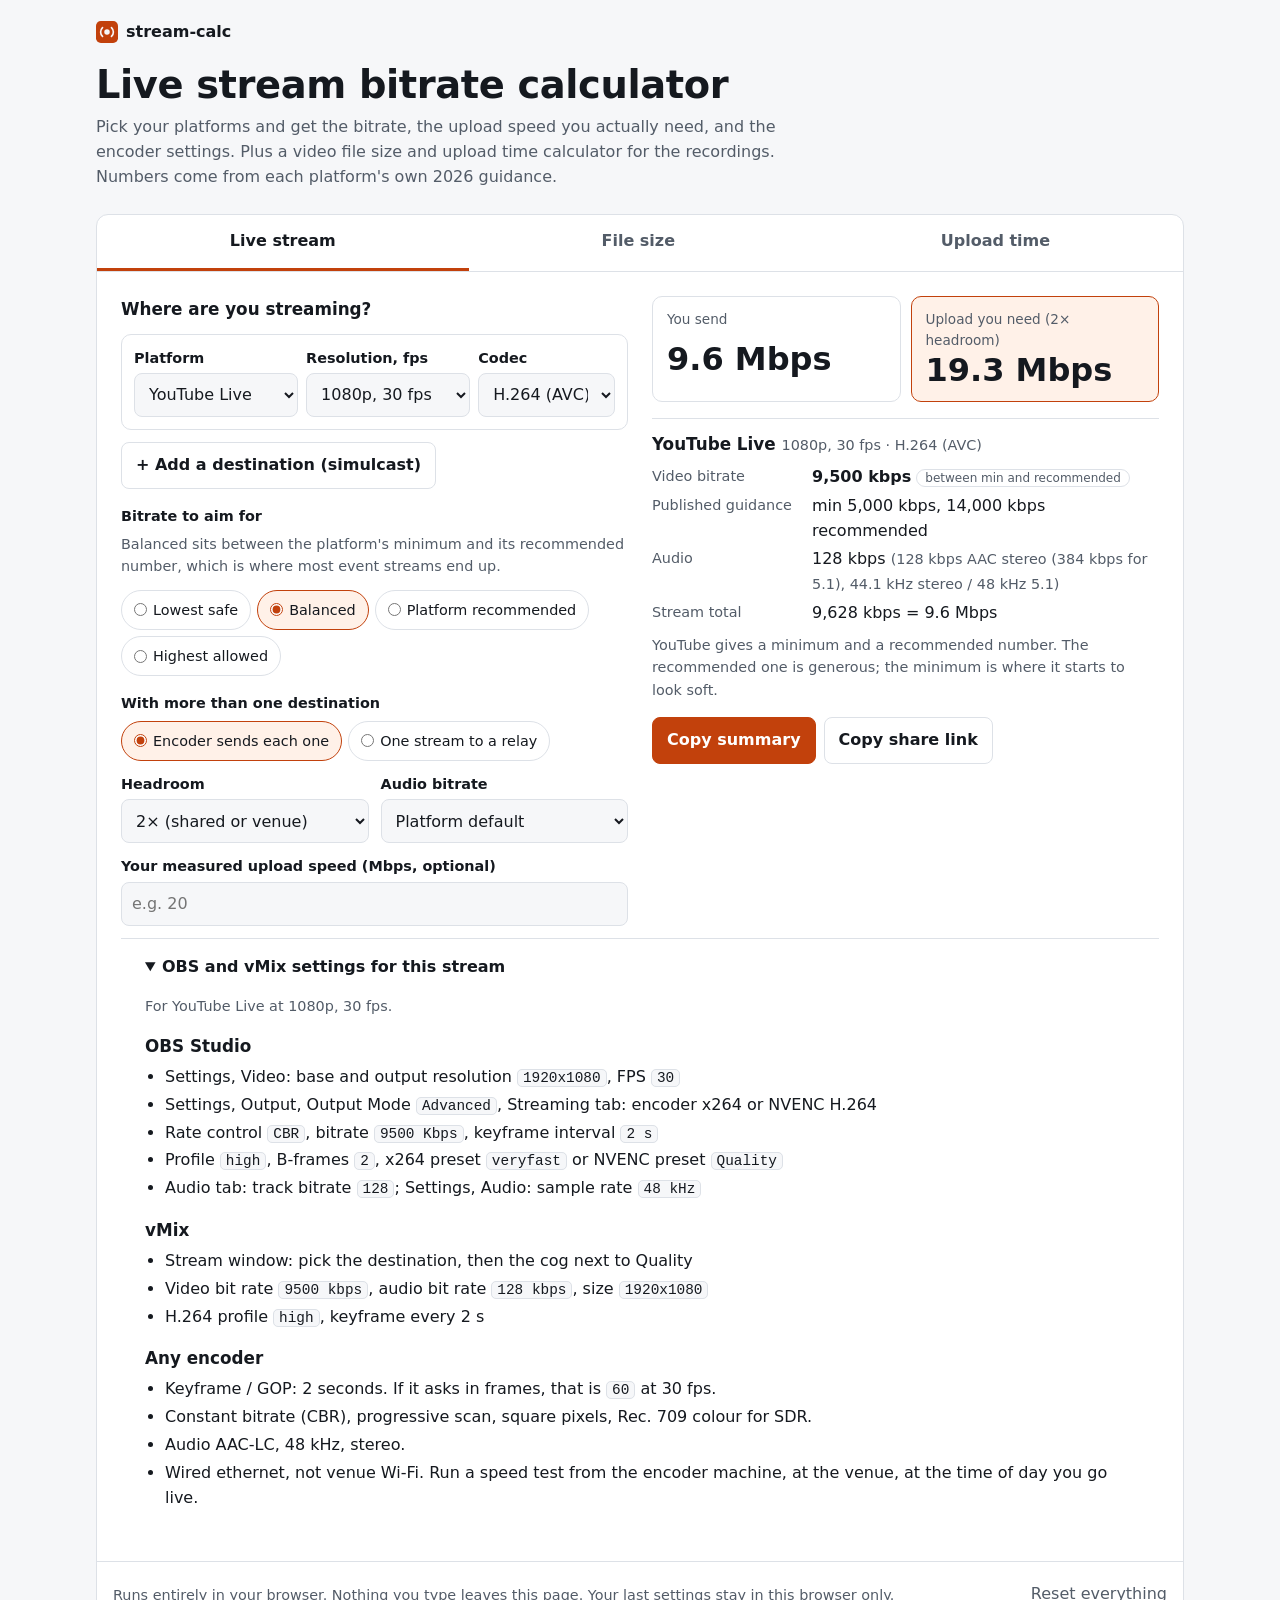
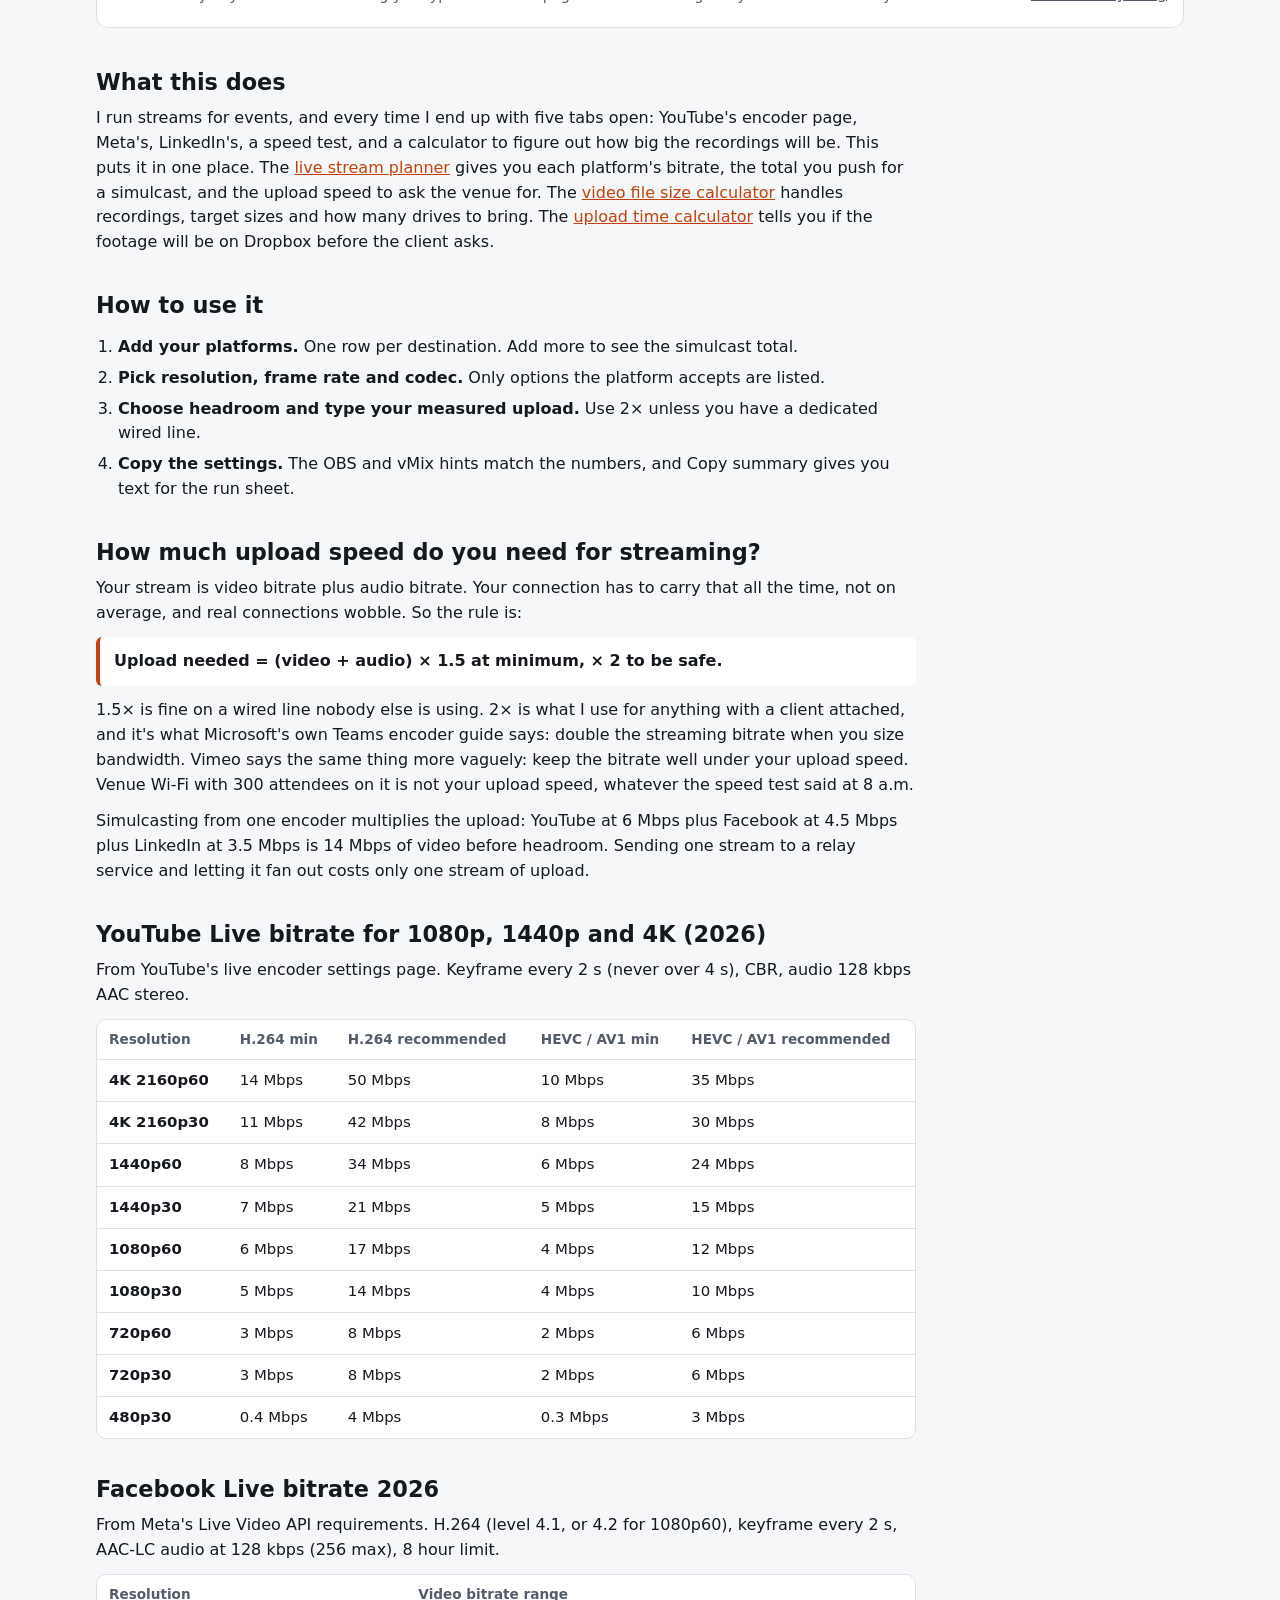
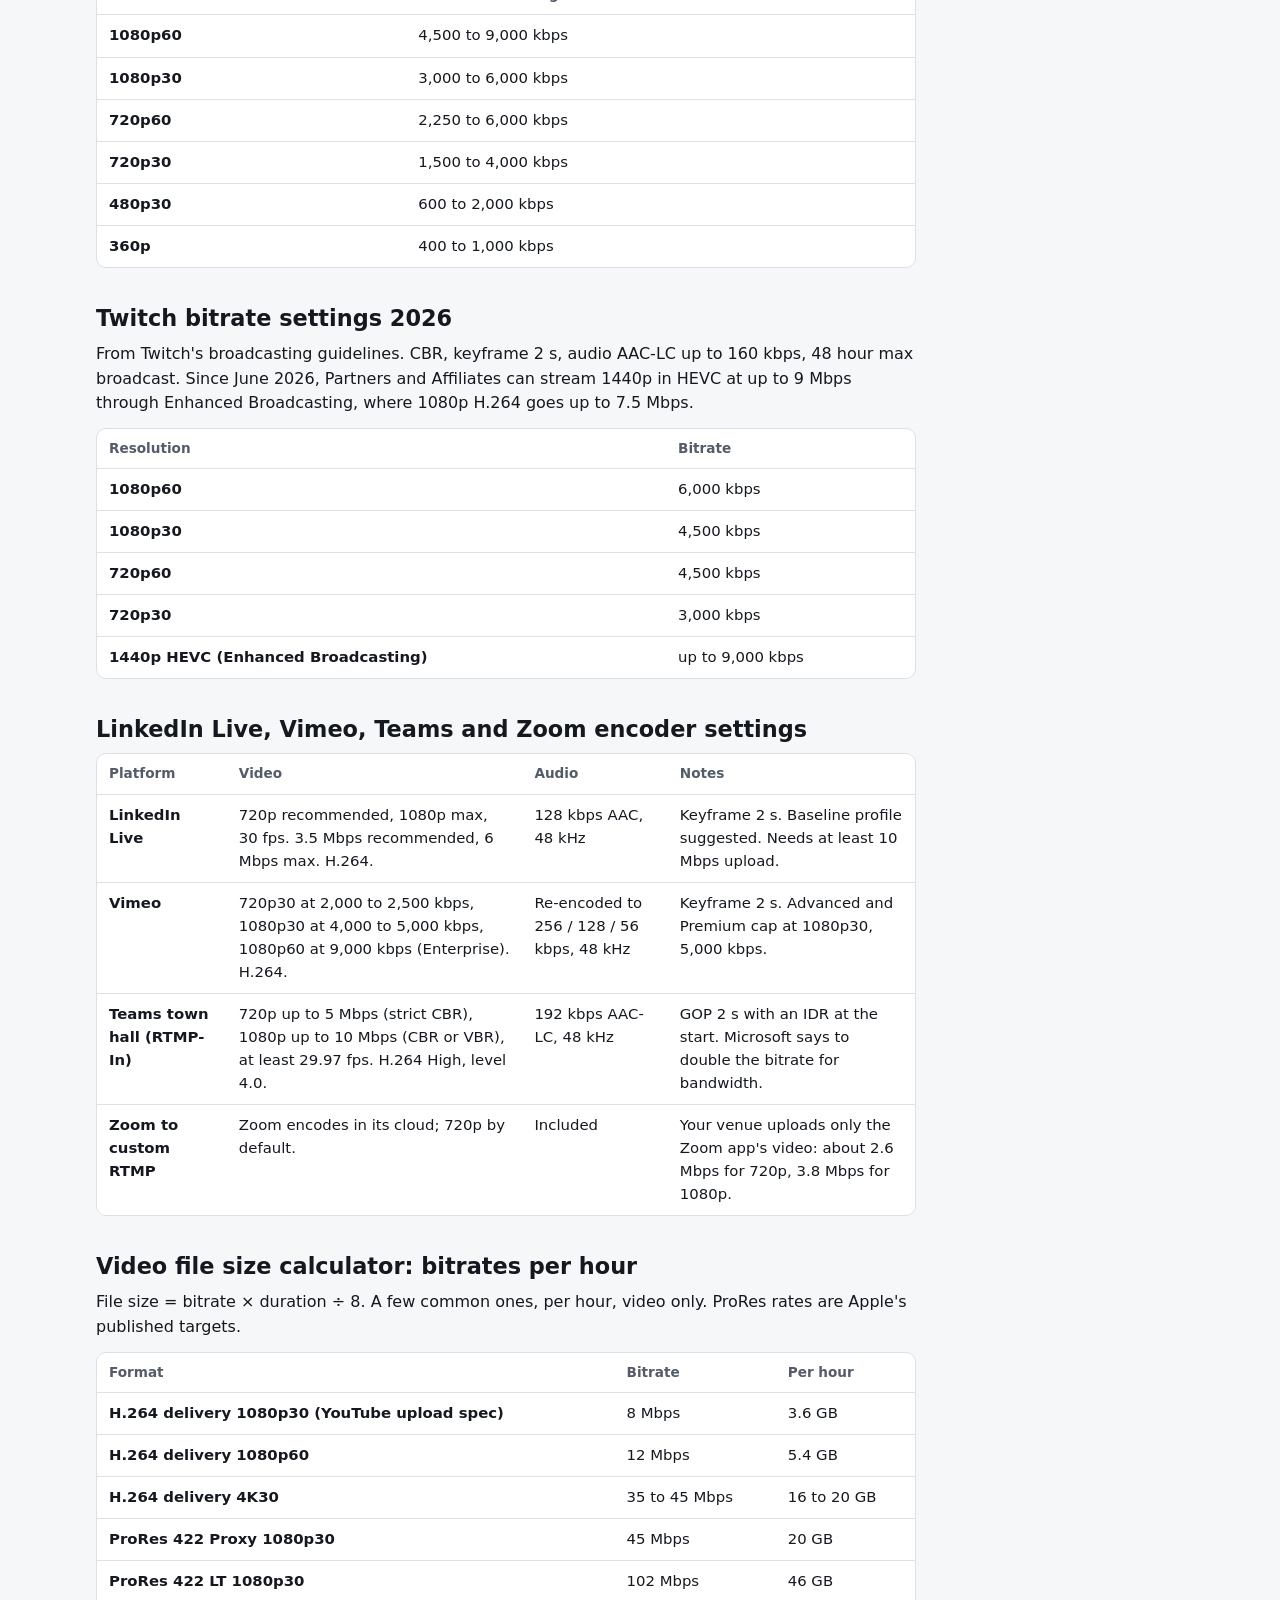
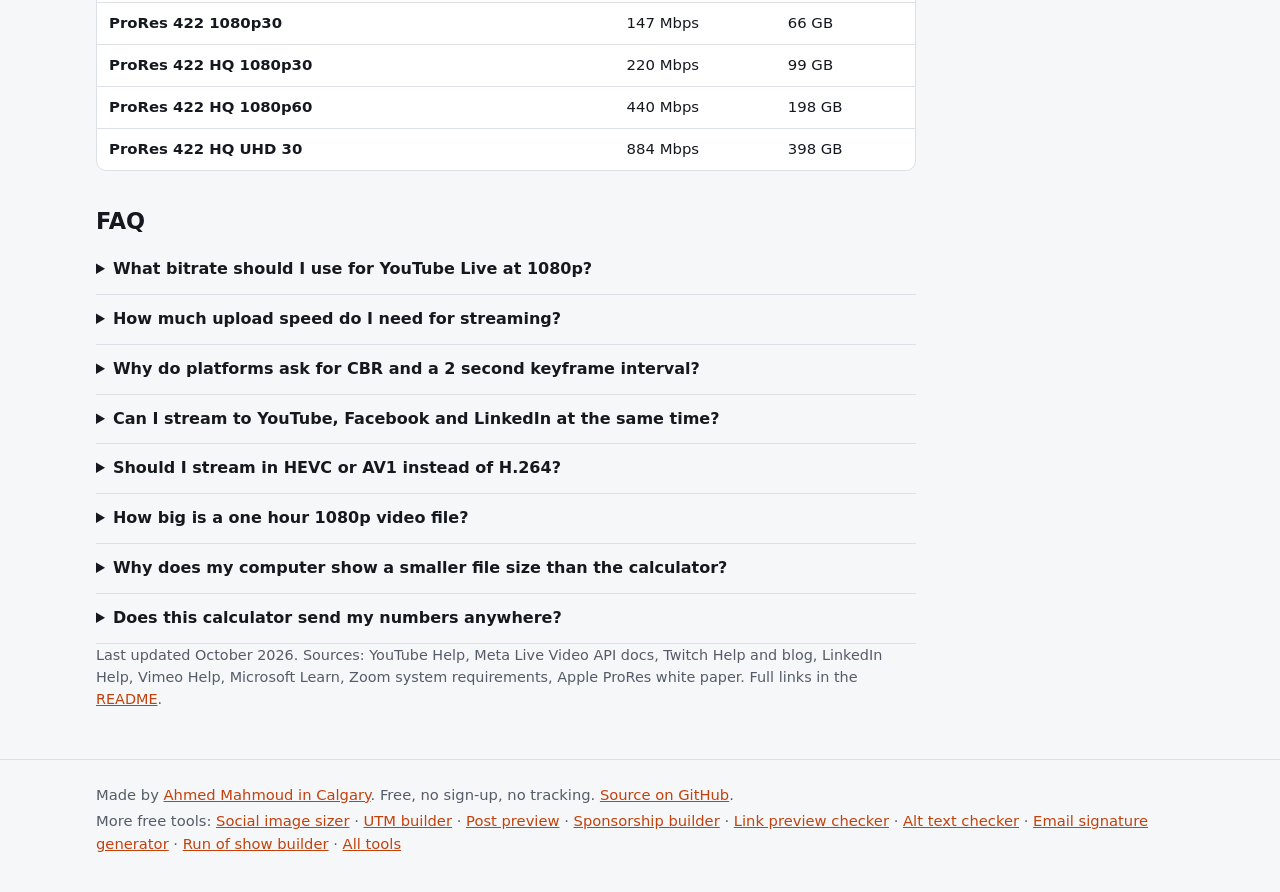
<file: index.html>
<!doctype html>
<html lang="en">
<head>
<meta charset="utf-8">
<meta name="viewport" content="width=device-width, initial-scale=1">
<title>Live Stream Bitrate Calculator: Upload Speed + File Size</title>
<meta name="description" content="Free live stream bitrate calculator: YouTube, Facebook, Twitch, LinkedIn bitrates, upload speed with headroom, video file size and upload time. No sign-up.">
<link rel="canonical" href="https://lab.zalastack.com/stream-calc/">
<meta name="theme-color" content="#f6f7f9" media="(prefers-color-scheme: light)">
<meta name="theme-color" content="#111418" media="(prefers-color-scheme: dark)">
<meta name="color-scheme" content="light dark">
<link rel="icon" href="favicon.svg" type="image/svg+xml">
<meta property="og:type" content="website">
<meta property="og:site_name" content="stream-calc">
<meta property="og:title" content="Live Stream Bitrate Calculator">
<meta property="og:description" content="Bitrate, upload bandwidth and video file size for YouTube Live, Facebook Live, Twitch, LinkedIn Live, Vimeo, Teams and Zoom. Free, no sign-up.">
<meta property="og:url" content="https://lab.zalastack.com/stream-calc/">
<meta property="og:image" content="https://lab.zalastack.com/stream-calc/og.png">
<meta property="og:image:width" content="1200">
<meta property="og:image:height" content="630">
<meta property="og:image:alt" content="stream-calc: live stream bitrate, upload bandwidth and video file size calculator">
<meta name="twitter:card" content="summary_large_image">
<meta name="twitter:title" content="Live Stream Bitrate Calculator">
<meta name="twitter:description" content="Bitrate, upload bandwidth and video file size for every major streaming platform. Free, no sign-up.">
<meta name="twitter:image" content="https://lab.zalastack.com/stream-calc/og.png">
<link rel="stylesheet" href="style.css">
<script type="application/ld+json">
{
  "@context": "https://schema.org",
  "@graph": [
    {
      "@type": "WebApplication",
      "name": "stream-calc: Live Stream Bitrate Calculator",
      "url": "https://lab.zalastack.com/stream-calc/",
      "description": "Live stream bitrate, upload bandwidth and video file size calculator for YouTube Live, Facebook Live, Twitch, LinkedIn Live, Vimeo, Teams and Zoom, with simulcast totals, encoder settings, event storage and upload time.",
      "applicationCategory": "MultimediaApplication",
      "operatingSystem": "Any",
      "browserRequirements": "Requires JavaScript",
      "isAccessibleForFree": true,
      "datePublished": "2026-10-21",
      "dateModified": "2026-10-21",
      "offers": {"@type": "Offer", "price": "0", "priceCurrency": "CAD"},
      "author": {"@type":"Person","name":"Ahmed Mahmoud","url":"https://lab.zalastack.com/","jobTitle":"Founder, FirstShow","address":{"@type":"PostalAddress","addressLocality":"Calgary","addressRegion":"AB","addressCountry":"CA"},"sameAs":["https://github.com/mizoz","https://www.linkedin.com/in/ahmed-m-82ba28169/","https://firstshow.ca"]}
    },
    {
      "@type": "HowTo",
      "name": "How to work out your live stream bitrate and upload speed",
      "step": [
        {"@type": "HowToStep", "name": "Pick your platforms", "text": "Add each platform you are streaming to: YouTube Live, Facebook Live, Twitch, LinkedIn Live, Vimeo, a Teams town hall, Zoom or a custom RTMP server."},
        {"@type": "HowToStep", "name": "Choose resolution, frame rate and codec", "text": "Set the resolution and frame rate for each destination, and the codec where the platform supports more than H.264."},
        {"@type": "HowToStep", "name": "Set headroom and your measured upload", "text": "Pick 1.5x or 2x headroom and type in the upload speed from a speed test at the venue to see if your connection is enough."},
        {"@type": "HowToStep", "name": "Copy the encoder settings", "text": "Use the OBS and vMix hints (CBR, 2 second keyframe interval, bitrate, audio) and copy the summary for your run sheet."}
      ]
    },
    {
      "@type": "FAQPage",
      "mainEntity": [
        {"@type": "Question", "name": "What bitrate should I use for YouTube Live at 1080p?", "acceptedAnswer": {"@type": "Answer", "text": "YouTube's 2026 guidance for H.264 is a minimum of 5 Mbps and a recommended 14 Mbps at 1080p 30 fps, and 6 to 17 Mbps at 1080p 60 fps. With HEVC or AV1 it drops to 4 to 10 Mbps at 30 fps and 4 to 12 Mbps at 60 fps. For most event streams on a normal venue line, something around 6 to 8 Mbps at 1080p30 looks clean."}},
        {"@type": "Question", "name": "How much upload speed do I need for streaming?", "acceptedAnswer": {"@type": "Answer", "text": "Add up the video and audio bitrate of everything you send, then multiply by 1.5 at the very least, and by 2 for anything that matters. A 6 Mbps stream needs 9 to 12 Mbps of real, measured upload. Microsoft's Teams encoder guide gives the same advice: double your streaming bitrate when sizing bandwidth."}},
        {"@type": "Question", "name": "Why do platforms ask for CBR and a 2 second keyframe interval?", "acceptedAnswer": {"@type": "Answer", "text": "Constant bitrate keeps the data rate steady so it does not spike past your connection during fast motion. A keyframe every 2 seconds lets the platform cut your stream into segments and switch viewers between qualities cleanly. YouTube and Facebook say never go over 4 seconds."}},
        {"@type": "Question", "name": "Can I stream to YouTube, Facebook and LinkedIn at the same time?", "acceptedAnswer": {"@type": "Answer", "text": "Yes. Either your encoder sends a separate stream to each platform, which multiplies your upload, or you send one stream to a relay service that forwards it, which only costs one stream of upload. Watch platform caps: LinkedIn tops out at 6 Mbps and 30 fps, Twitch at 6 Mbps on standard ingest."}},
        {"@type": "Question", "name": "Should I stream in HEVC or AV1 instead of H.264?", "acceptedAnswer": {"@type": "Answer", "text": "Only where the platform accepts it. YouTube Live takes H.264, HEVC and AV1, and its recommended bitrates for HEVC and AV1 are roughly 30% lower. Twitch takes HEVC for 1440p through Enhanced Broadcasting. Facebook, LinkedIn, Vimeo and Teams RTMP-In want H.264."}},
        {"@type": "Question", "name": "How big is a one hour 1080p video file?", "acceptedAnswer": {"@type": "Answer", "text": "At a typical H.264 delivery bitrate of 8 Mbps plus 384 kbps audio, one hour is about 3.8 GB. The same hour in ProRes 422 HQ at 1080p 30 fps is about 99 GB, and in 4K ProRes 422 HQ about 398 GB."}},
        {"@type": "Question", "name": "Why does my computer show a smaller file size than the calculator?", "acceptedAnswer": {"@type": "Answer", "text": "Drive makers and this calculator use decimal units, where 1 GB is 1,000,000,000 bytes. Windows uses binary units, where its GB is really 1,073,741,824 bytes, so the same file looks about 7% smaller. The calculator shows both."}},
        {"@type": "Question", "name": "Does this calculator send my numbers anywhere?", "acceptedAnswer": {"@type": "Answer", "text": "No. Everything runs in your browser. Nothing you type leaves the page, and there is no tracking. Your last settings are saved in your own browser so they are there next time."}}
      ]
    }
  ]
}
</script>
</head>
<body>
<a class="skip" href="#tool">Skip to calculator</a>
<header class="top">
  <div class="wrap">
    <p class="brand"><a href="https://lab.zalastack.com/stream-calc/"><svg width="22" height="22" viewBox="0 0 32 32" aria-hidden="true"><rect width="32" height="32" rx="7" fill="currentColor"/><circle cx="16" cy="16" r="4" fill="var(--bg)"/><path d="M9.5 9.5a9 9 0 0 0 0 13M22.5 9.5a9 9 0 0 1 0 13" stroke="var(--bg)" stroke-width="2.4" fill="none" stroke-linecap="round"/></svg>stream-calc</a></p>
    <h1>Live stream bitrate calculator</h1>
    <p class="lede">Pick your platforms and get the bitrate, the upload speed you actually need, and the encoder settings. Plus a video file size and upload time calculator for the recordings. Numbers come from each platform's own 2026 guidance.</p>
  </div>
</header>

<main class="wrap">
  <section id="tool" class="tool" aria-label="Calculator">
    <div class="tabs" role="tablist" aria-label="Calculators">
      <button role="tab" id="tab-live" data-tab="live" aria-controls="p-live" aria-selected="true">Live stream</button>
      <button role="tab" id="tab-file" data-tab="file" aria-controls="p-file" aria-selected="false" tabindex="-1">File size</button>
      <button role="tab" id="tab-upload" data-tab="upload" aria-controls="p-upload" aria-selected="false" tabindex="-1">Upload time</button>
    </div>

    <!-- live -->
    <div role="tabpanel" id="p-live" aria-labelledby="tab-live" class="panel">
      <div class="grid">
        <div class="col inputs">
          <h2 class="h3">Where are you streaming?</h2>
          <ol id="rows" class="rows"></ol>
          <button type="button" id="add" class="btn ghost">+ Add a destination (simulcast)</button>

          <fieldset>
            <legend>Bitrate to aim for</legend>
            <p class="hint">Balanced sits between the platform's minimum and its recommended number, which is where most event streams end up.</p>
            <div class="seg">
              <label><input type="radio" name="tg" value="min"> Lowest safe</label>
              <label><input type="radio" name="tg" value="bal"> Balanced</label>
              <label><input type="radio" name="tg" value="rec"> Platform recommended</label>
              <label><input type="radio" name="tg" value="max"> Highest allowed</label>
            </div>
          </fieldset>

          <fieldset>
            <legend>With more than one destination</legend>
            <div class="seg">
              <label><input type="radio" name="md" value="direct"> Encoder sends each one</label>
              <label><input type="radio" name="md" value="relay"> One stream to a relay</label>
            </div>
          </fieldset>

          <div class="two">
            <div class="field">
              <label for="hd">Headroom</label>
              <select id="hd">
                <option value="1.25">1.25× (bare minimum)</option>
                <option value="1.5">1.5× (wired, dedicated)</option>
                <option value="2">2× (shared or venue)</option>
                <option value="3">3× (cellular, bonded)</option>
              </select>
            </div>
            <div class="field">
              <label for="au">Audio bitrate</label>
              <select id="au">
                <option value="auto">Platform default</option>
                <option value="96">96 kbps</option>
                <option value="128">128 kbps</option>
                <option value="160">160 kbps</option>
                <option value="192">192 kbps</option>
                <option value="256">256 kbps</option>
                <option value="320">320 kbps</option>
              </select>
            </div>
          </div>
          <div class="field">
            <label for="up">Your measured upload speed (Mbps, optional)</label>
            <input id="up" type="number" inputmode="decimal" min="0" step="0.1" placeholder="e.g. 20">
          </div>
        </div>

        <div class="col results" aria-live="polite">
          <div class="big">
            <div><span class="lbl" id="outSendLabel">You send</span><span class="val" id="outSend">0</span></div>
            <div class="hl"><span class="lbl" id="outNeedLabel">Upload you need</span><span class="val" id="outNeed">0</span></div>
          </div>
          <p id="verdict" class="verdict" hidden></p>
          <ul id="warnings" class="warnings" hidden></ul>
          <div id="perDest"></div>
          <div class="actions">
            <button type="button" class="btn" data-copy="live">Copy summary</button>
            <button type="button" class="btn ghost" data-copy="link">Copy share link</button>
          </div>
        </div>
      </div>
      <details class="hints" open>
        <summary>OBS and vMix settings for this stream</summary>
        <div id="hints"></div>
      </details>
    </div>

    <!-- file -->
    <div role="tabpanel" id="p-file" aria-labelledby="tab-file" class="panel" hidden>
      <div class="grid">
        <div class="col inputs">
          <h2 class="h3">Video file size</h2>
          <fieldset>
            <legend>Duration</legend>
            <div class="three">
              <div class="field"><label for="fh">Hours</label><input id="fh" type="number" min="0" step="1" inputmode="numeric"></div>
              <div class="field"><label for="fm">Minutes</label><input id="fm" type="number" min="0" step="1" inputmode="numeric"></div>
              <div class="field"><label for="fs">Seconds</label><input id="fs" type="number" min="0" step="1" inputmode="numeric"></div>
            </div>
          </fieldset>
          <div class="field">
            <label for="fp">Preset</label>
            <select id="fp"></select>
          </div>
          <div class="two">
            <div class="field"><label for="fv">Video bitrate (Mbps)</label><input id="fv" type="number" min="0" step="0.1" inputmode="decimal"></div>
            <div class="field"><label for="fa">Audio bitrate (kbps)</label><input id="fa" type="number" min="0" step="1" inputmode="numeric"></div>
          </div>
          <p class="hint">ProRes presets use Apple's published target rates plus 48 kHz 24-bit stereo PCM audio (2,304 kbps). Phone presets are rough averages and already include audio.</p>
        </div>
        <div class="col results" aria-live="polite">
          <div class="big one">
            <div class="hl"><span class="lbl">File size</span><span class="val" id="outSize">0</span></div>
          </div>
          <p class="muted" id="outSizeBin"></p>
          <p class="muted" id="outPerMin"></p>

          <h3>Reverse it: bitrate to hit a target size</h3>
          <div class="three">
            <div class="field"><label for="ts">Target size</label><input id="ts" type="number" min="0" step="0.1" inputmode="decimal"></div>
            <div class="field"><label for="tu">Unit</label><select id="tu"><option>MB</option><option>GB</option><option>TB</option></select></div>
            <div class="field"><label for="mg">Margin %</label><input id="mg" type="number" min="0" max="50" step="1" inputmode="numeric"></div>
          </div>
          <p class="result-line">Max video bitrate: <strong id="outTarget">0</strong></p>
          <p class="muted" id="outTargetNote"></p>

          <h3>Event-day recording storage</h3>
          <p class="hint">Uses the bitrate above, not the duration. Count every camera ISO and every program recording.</p>
          <div class="three">
            <div class="field"><label for="n">Recordings at once</label><input id="n" type="number" min="1" step="1" inputmode="numeric"></div>
            <div class="field"><label for="hpd">Hours per day</label><input id="hpd" type="number" min="0" step="0.5" inputmode="decimal"></div>
            <div class="field"><label for="days">Days</label><input id="days" type="number" min="1" step="1" inputmode="numeric"></div>
          </div>
          <div class="two">
            <div class="field"><label for="cp">Copies (incl. backups)</label>
              <select id="cp"><option value="1">1 (no backup, brave)</option><option value="2">2 (one backup)</option><option value="3">3 (3-2-1 rule)</option></select></div>
            <div class="field"><label for="ds">Drive size</label>
              <select id="ds"><option value="1">1 TB</option><option value="2">2 TB</option><option value="4">4 TB</option><option value="8">8 TB</option><option value="16">16 TB</option></select></div>
          </div>
          <p class="result-line">Total storage: <strong id="outEvent">0</strong></p>
          <p class="muted" id="outEventNote"></p>
          <div class="actions">
            <button type="button" class="btn" data-copy="file">Copy summary</button>
            <button type="button" class="btn ghost" data-copy="link">Copy share link</button>
          </div>
        </div>
      </div>
    </div>

    <!-- upload -->
    <div role="tabpanel" id="p-upload" aria-labelledby="tab-upload" class="panel" hidden>
      <div class="grid">
        <div class="col inputs">
          <h2 class="h3">Upload time</h2>
          <div class="two">
            <div class="field"><label for="us">File size</label><input id="us" type="number" min="0" step="0.1" inputmode="decimal"></div>
            <div class="field"><label for="uu">Unit</label><select id="uu"><option>MB</option><option>GB</option><option>TB</option><option value="GiB">GiB (Windows GB)</option></select></div>
          </div>
          <button type="button" id="useFile" class="btn ghost">Use the size from the File size tab</button>
          <div class="two">
            <div class="field"><label for="sp">Upload speed (Mbps)</label><input id="sp" type="number" min="0" step="0.1" inputmode="decimal"></div>
            <div class="field"><label for="ef">Real-world efficiency %</label><input id="ef" type="number" min="10" max="100" step="1" inputmode="numeric"></div>
          </div>
          <p class="hint">Speed tests are a best case. Uploads to Drive, Dropbox or YouTube usually land at 70 to 90% of it, less over Wi-Fi.</p>
        </div>
        <div class="col results" aria-live="polite">
          <div class="big one">
            <div class="hl"><span class="lbl">Upload time</span><span class="val" id="outTime">0</span></div>
          </div>
          <p class="muted" id="outTimeNote"></p>
          <table class="tbl small">
            <caption>Same file at other speeds</caption>
            <thead><tr><th scope="col">Upload speed</th><th scope="col">Time</th></tr></thead>
            <tbody id="speedTable"></tbody>
          </table>
          <div class="actions">
            <button type="button" class="btn" data-copy="upload">Copy summary</button>
            <button type="button" class="btn ghost" data-copy="link">Copy share link</button>
          </div>
        </div>
      </div>
    </div>
    <div class="toolfoot">
      <p class="privacy">Runs entirely in your browser. Nothing you type leaves this page. Your last settings stay in this browser only.</p>
      <button type="button" id="reset" class="btn link">Reset everything</button>
    </div>
    <p id="status" class="sr-only" role="status"></p>
  </section>

  <article class="content">
    <section>
      <h2>What this does</h2>
      <p>I run streams for events, and every time I end up with five tabs open: YouTube's encoder page, Meta's, LinkedIn's, a speed test, and a calculator to figure out how big the recordings will be. This puts it in one place. The <a href="#tool" data-goto="live">live stream planner</a> gives you each platform's bitrate, the total you push for a simulcast, and the upload speed to ask the venue for. The <a href="#tool" data-goto="file">video file size calculator</a> handles recordings, target sizes and how many drives to bring. The <a href="#tool" data-goto="upload">upload time calculator</a> tells you if the footage will be on Dropbox before the client asks.</p>
    </section>

    <section>
      <h2>How to use it</h2>
      <ol class="steps">
        <li><strong>Add your platforms.</strong> One row per destination. Add more to see the simulcast total.</li>
        <li><strong>Pick resolution, frame rate and codec.</strong> Only options the platform accepts are listed.</li>
        <li><strong>Choose headroom and type your measured upload.</strong> Use 2× unless you have a dedicated wired line.</li>
        <li><strong>Copy the settings.</strong> The OBS and vMix hints match the numbers, and Copy summary gives you text for the run sheet.</li>
      </ol>
    </section>

    <section>
      <h2>How much upload speed do you need for streaming?</h2>
      <p>Your stream is video bitrate plus audio bitrate. Your connection has to carry that all the time, not on average, and real connections wobble. So the rule is:</p>
      <p class="callout"><strong>Upload needed = (video + audio) × 1.5 at minimum, × 2 to be safe.</strong></p>
      <p>1.5× is fine on a wired line nobody else is using. 2× is what I use for anything with a client attached, and it's what Microsoft's own Teams encoder guide says: double the streaming bitrate when you size bandwidth. Vimeo says the same thing more vaguely: keep the bitrate well under your upload speed. Venue Wi-Fi with 300 attendees on it is not your upload speed, whatever the speed test said at 8 a.m.</p>
      <p>Simulcasting from one encoder multiplies the upload: YouTube at 6 Mbps plus Facebook at 4.5 Mbps plus LinkedIn at 3.5 Mbps is 14 Mbps of video before headroom. Sending one stream to a relay service and letting it fan out costs only one stream of upload.</p>
    </section>

    <section>
      <h2>YouTube Live bitrate for 1080p, 1440p and 4K (2026)</h2>
      <p>From YouTube's live encoder settings page. Keyframe every 2 s (never over 4 s), CBR, audio 128 kbps AAC stereo.</p>
      <div class="tblwrap"><table class="tbl">
        <thead><tr><th scope="col">Resolution</th><th scope="col">H.264 min</th><th scope="col">H.264 recommended</th><th scope="col">HEVC / AV1 min</th><th scope="col">HEVC / AV1 recommended</th></tr></thead>
        <tbody>
          <tr><th scope="row">4K 2160p60</th><td>14 Mbps</td><td>50 Mbps</td><td>10 Mbps</td><td>35 Mbps</td></tr>
          <tr><th scope="row">4K 2160p30</th><td>11 Mbps</td><td>42 Mbps</td><td>8 Mbps</td><td>30 Mbps</td></tr>
          <tr><th scope="row">1440p60</th><td>8 Mbps</td><td>34 Mbps</td><td>6 Mbps</td><td>24 Mbps</td></tr>
          <tr><th scope="row">1440p30</th><td>7 Mbps</td><td>21 Mbps</td><td>5 Mbps</td><td>15 Mbps</td></tr>
          <tr><th scope="row">1080p60</th><td>6 Mbps</td><td>17 Mbps</td><td>4 Mbps</td><td>12 Mbps</td></tr>
          <tr><th scope="row">1080p30</th><td>5 Mbps</td><td>14 Mbps</td><td>4 Mbps</td><td>10 Mbps</td></tr>
          <tr><th scope="row">720p60</th><td>3 Mbps</td><td>8 Mbps</td><td>2 Mbps</td><td>6 Mbps</td></tr>
          <tr><th scope="row">720p30</th><td>3 Mbps</td><td>8 Mbps</td><td>2 Mbps</td><td>6 Mbps</td></tr>
          <tr><th scope="row">480p30</th><td>0.4 Mbps</td><td>4 Mbps</td><td>0.3 Mbps</td><td>3 Mbps</td></tr>
        </tbody>
      </table></div>
    </section>

    <section>
      <h2>Facebook Live bitrate 2026</h2>
      <p>From Meta's Live Video API requirements. H.264 (level 4.1, or 4.2 for 1080p60), keyframe every 2 s, AAC-LC audio at 128 kbps (256 max), 8 hour limit.</p>
      <div class="tblwrap"><table class="tbl">
        <thead><tr><th scope="col">Resolution</th><th scope="col">Video bitrate range</th></tr></thead>
        <tbody>
          <tr><th scope="row">1080p60</th><td>4,500 to 9,000 kbps</td></tr>
          <tr><th scope="row">1080p30</th><td>3,000 to 6,000 kbps</td></tr>
          <tr><th scope="row">720p60</th><td>2,250 to 6,000 kbps</td></tr>
          <tr><th scope="row">720p30</th><td>1,500 to 4,000 kbps</td></tr>
          <tr><th scope="row">480p30</th><td>600 to 2,000 kbps</td></tr>
          <tr><th scope="row">360p</th><td>400 to 1,000 kbps</td></tr>
        </tbody>
      </table></div>
    </section>

    <section>
      <h2>Twitch bitrate settings 2026</h2>
      <p>From Twitch's broadcasting guidelines. CBR, keyframe 2 s, audio AAC-LC up to 160 kbps, 48 hour max broadcast. Since June 2026, Partners and Affiliates can stream 1440p in HEVC at up to 9 Mbps through Enhanced Broadcasting, where 1080p H.264 goes up to 7.5 Mbps.</p>
      <div class="tblwrap"><table class="tbl">
        <thead><tr><th scope="col">Resolution</th><th scope="col">Bitrate</th></tr></thead>
        <tbody>
          <tr><th scope="row">1080p60</th><td>6,000 kbps</td></tr>
          <tr><th scope="row">1080p30</th><td>4,500 kbps</td></tr>
          <tr><th scope="row">720p60</th><td>4,500 kbps</td></tr>
          <tr><th scope="row">720p30</th><td>3,000 kbps</td></tr>
          <tr><th scope="row">1440p HEVC (Enhanced Broadcasting)</th><td>up to 9,000 kbps</td></tr>
        </tbody>
      </table></div>
    </section>

    <section>
      <h2>LinkedIn Live, Vimeo, Teams and Zoom encoder settings</h2>
      <div class="tblwrap"><table class="tbl">
        <thead><tr><th scope="col">Platform</th><th scope="col">Video</th><th scope="col">Audio</th><th scope="col">Notes</th></tr></thead>
        <tbody>
          <tr><th scope="row">LinkedIn Live</th><td>720p recommended, 1080p max, 30 fps. 3.5 Mbps recommended, 6 Mbps max. H.264.</td><td>128 kbps AAC, 48 kHz</td><td>Keyframe 2 s. Baseline profile suggested. Needs at least 10 Mbps upload.</td></tr>
          <tr><th scope="row">Vimeo</th><td>720p30 at 2,000 to 2,500 kbps, 1080p30 at 4,000 to 5,000 kbps, 1080p60 at 9,000 kbps (Enterprise). H.264.</td><td>Re-encoded to 256 / 128 / 56 kbps, 48 kHz</td><td>Keyframe 2 s. Advanced and Premium cap at 1080p30, 5,000 kbps.</td></tr>
          <tr><th scope="row">Teams town hall (RTMP-In)</th><td>720p up to 5 Mbps (strict CBR), 1080p up to 10 Mbps (CBR or VBR), at least 29.97 fps. H.264 High, level 4.0.</td><td>192 kbps AAC-LC, 48 kHz</td><td>GOP 2 s with an IDR at the start. Microsoft says to double the bitrate for bandwidth.</td></tr>
          <tr><th scope="row">Zoom to custom RTMP</th><td>Zoom encodes in its cloud; 720p by default.</td><td>Included</td><td>Your venue uploads only the Zoom app's video: about 2.6 Mbps for 720p, 3.8 Mbps for 1080p.</td></tr>
        </tbody>
      </table></div>
    </section>

    <section>
      <h2>Video file size calculator: bitrates per hour</h2>
      <p>File size = bitrate × duration ÷ 8. A few common ones, per hour, video only. ProRes rates are Apple's published targets.</p>
      <div class="tblwrap"><table class="tbl">
        <thead><tr><th scope="col">Format</th><th scope="col">Bitrate</th><th scope="col">Per hour</th></tr></thead>
        <tbody>
          <tr><th scope="row">H.264 delivery 1080p30 (YouTube upload spec)</th><td>8 Mbps</td><td>3.6 GB</td></tr>
          <tr><th scope="row">H.264 delivery 1080p60</th><td>12 Mbps</td><td>5.4 GB</td></tr>
          <tr><th scope="row">H.264 delivery 4K30</th><td>35 to 45 Mbps</td><td>16 to 20 GB</td></tr>
          <tr><th scope="row">ProRes 422 Proxy 1080p30</th><td>45 Mbps</td><td>20 GB</td></tr>
          <tr><th scope="row">ProRes 422 LT 1080p30</th><td>102 Mbps</td><td>46 GB</td></tr>
          <tr><th scope="row">ProRes 422 1080p30</th><td>147 Mbps</td><td>66 GB</td></tr>
          <tr><th scope="row">ProRes 422 HQ 1080p30</th><td>220 Mbps</td><td>99 GB</td></tr>
          <tr><th scope="row">ProRes 422 HQ 1080p60</th><td>440 Mbps</td><td>198 GB</td></tr>
          <tr><th scope="row">ProRes 422 HQ UHD 30</th><td>884 Mbps</td><td>398 GB</td></tr>
        </tbody>
      </table></div>
    </section>

    <section class="faq">
      <h2>FAQ</h2>
      <details><summary>What bitrate should I use for YouTube Live at 1080p?</summary><p>YouTube's 2026 guidance for H.264 is a minimum of 5 Mbps and a recommended 14 Mbps at 1080p 30 fps, and 6 to 17 Mbps at 1080p 60 fps. With HEVC or AV1 it drops to 4 to 10 Mbps at 30 fps and 4 to 12 Mbps at 60 fps. For most event streams on a normal venue line, something around 6 to 8 Mbps at 1080p30 looks clean.</p></details>
      <details><summary>How much upload speed do I need for streaming?</summary><p>Add up the video and audio bitrate of everything you send, then multiply by 1.5 at the very least, and by 2 for anything that matters. A 6 Mbps stream needs 9 to 12 Mbps of real, measured upload. Microsoft's Teams encoder guide gives the same advice: double your streaming bitrate when sizing bandwidth.</p></details>
      <details><summary>Why do platforms ask for CBR and a 2 second keyframe interval?</summary><p>Constant bitrate keeps the data rate steady so it does not spike past your connection during fast motion. A keyframe every 2 seconds lets the platform cut your stream into segments and switch viewers between qualities cleanly. YouTube and Facebook say never go over 4 seconds.</p></details>
      <details><summary>Can I stream to YouTube, Facebook and LinkedIn at the same time?</summary><p>Yes. Either your encoder sends a separate stream to each platform, which multiplies your upload, or you send one stream to a relay service that forwards it, which only costs one stream of upload. Watch platform caps: LinkedIn tops out at 6 Mbps and 30 fps, Twitch at 6 Mbps on standard ingest.</p></details>
      <details><summary>Should I stream in HEVC or AV1 instead of H.264?</summary><p>Only where the platform accepts it. YouTube Live takes H.264, HEVC and AV1, and its recommended bitrates for HEVC and AV1 are roughly 30% lower. Twitch takes HEVC for 1440p through Enhanced Broadcasting. Facebook, LinkedIn, Vimeo and Teams RTMP-In want H.264.</p></details>
      <details><summary>How big is a one hour 1080p video file?</summary><p>At a typical H.264 delivery bitrate of 8 Mbps plus 384 kbps audio, one hour is about 3.8 GB. The same hour in ProRes 422 HQ at 1080p 30 fps is about 99 GB, and in 4K ProRes 422 HQ about 398 GB.</p></details>
      <details><summary>Why does my computer show a smaller file size than the calculator?</summary><p>Drive makers and this calculator use decimal units, where 1 GB is 1,000,000,000 bytes. Windows uses binary units, where its GB is really 1,073,741,824 bytes, so the same file looks about 7% smaller. The calculator shows both.</p></details>
      <details><summary>Does this calculator send my numbers anywhere?</summary><p>No. Everything runs in your browser. Nothing you type leaves the page, and there is no tracking. Your last settings are saved in your own browser so they are there next time.</p></details>
    </section>

    <p class="updated">Last updated October 2026. Sources: YouTube Help, Meta Live Video API docs, Twitch Help and blog, LinkedIn Help, Vimeo Help, Microsoft Learn, Zoom system requirements, Apple ProRes white paper. Full links in the <a href="https://github.com/mizoz/stream-calc#sources">README</a>.</p>
  </article>
</main>

<footer class="foot">
  <div class="wrap">
    <p>Made by <a href="https://lab.zalastack.com/">Ahmed Mahmoud in Calgary</a>. Free, no sign-up, no tracking. <a href="https://github.com/mizoz/stream-calc">Source on GitHub</a>.</p>
    <p class="more">More free tools:
      <a href="https://lab.zalastack.com/social-image-sizer/">Social image sizer</a> ·
      <a href="https://lab.zalastack.com/utm-builder/">UTM builder</a> ·
      <a href="https://lab.zalastack.com/post-preview/">Post preview</a> ·
      <a href="https://lab.zalastack.com/sponsorship-builder/">Sponsorship builder</a> · <a href="https://lab.zalastack.com/og-preview/">Link preview checker</a> · <a href="https://lab.zalastack.com/alt-text-checker/">Alt text checker</a> · <a href="https://lab.zalastack.com/email-signature/">Email signature generator</a> · <a href="https://lab.zalastack.com/run-of-show/">Run of show builder</a> · <a href="https://lab.zalastack.com/tools/">All tools</a>
    </p>
  </div>
</footer>
<script src="app.js" defer></script>
</body>
</html>
</file>
<file: style.css>
:root {
  --bg: #f6f7f9;
  --card: #ffffff;
  --ink: #15191f;
  --muted: #535c68;
  --line: #dde1e7;
  --accent: #c2410c;
  --accent-ink: #ffffff;
  --accent-soft: #fff1e8;
  --ok: #166534; --ok-bg: #e9f7ee;
  --warn: #8a4b00; --warn-bg: #fff6e0;
  --bad: #a01b1b; --bad-bg: #fdecec;
  --focus: #1d4ed8;
  --radius: 12px;
}
@media (prefers-color-scheme: dark) {
  :root {
    --bg: #111418;
    --card: #1a1e24;
    --ink: #eceff3;
    --muted: #a3acb8;
    --line: #2d333c;
    --accent: #fb923c;
    --accent-ink: #1a1006;
    --accent-soft: #2c1d12;
    --ok: #86efac; --ok-bg: #122a1b;
    --warn: #fcd34d; --warn-bg: #2b230f;
    --bad: #fca5a5; --bad-bg: #321617;
    --focus: #93c5fd;
  }
}
* { box-sizing: border-box; }
html { -webkit-text-size-adjust: 100%; }
body {
  margin: 0; background: var(--bg); color: var(--ink);
  font: 16px/1.55 system-ui, -apple-system, "Segoe UI", Roboto, "Helvetica Neue", Arial, sans-serif;
}
a { color: var(--accent); }
a:hover { text-decoration-thickness: 2px; }
:focus-visible { outline: 3px solid var(--focus); outline-offset: 2px; border-radius: 4px; }
.wrap { max-width: 1120px; margin: 0 auto; padding: 0 16px; }
.skip { position: absolute; left: -9999px; }
.skip:focus { left: 16px; top: 8px; background: var(--card); padding: 8px 12px; z-index: 10; }
.sr-only { position: absolute; width: 1px; height: 1px; overflow: hidden; clip: rect(0 0 0 0); white-space: nowrap; }

.top { padding: 20px 0 8px; }
.brand { margin: 0 0 12px; font-weight: 700; }
.brand a { color: var(--ink); text-decoration: none; display: inline-flex; gap: 8px; align-items: center; }
.brand svg { color: var(--accent); }
h1 { font-size: clamp(1.7rem, 4.5vw, 2.4rem); line-height: 1.15; margin: 0 0 8px; letter-spacing: -0.01em; }
.lede { color: var(--muted); max-width: 70ch; margin: 0 0 16px; }

.tool { background: var(--card); border: 1px solid var(--line); border-radius: var(--radius); margin-bottom: 40px; }
.tabs { display: flex; border-bottom: 1px solid var(--line); overflow-x: auto; }
.tabs button {
  flex: 1 0 auto; background: none; border: 0; border-bottom: 3px solid transparent; color: var(--muted);
  font: inherit; font-weight: 600; padding: 14px 16px; cursor: pointer;
}
.tabs button[aria-selected="true"] { color: var(--ink); border-bottom-color: var(--accent); }
.panel { padding: 16px; }
.grid { display: grid; gap: 24px; }
@media (min-width: 860px) { .grid { grid-template-columns: 1fr 1fr; } .panel { padding: 24px; } }
.col { min-width: 0; }
.h3, h3 { font-size: 1.05rem; margin: 0 0 12px; }
.results h3 { margin-top: 20px; }

.rows { list-style: none; margin: 0 0 12px; padding: 0; display: grid; gap: 10px; }
.dest { display: grid; gap: 8px; padding: 12px; border: 1px solid var(--line); border-radius: 10px; }
@media (min-width: 520px) { .dest { grid-template-columns: 1.2fr 1.2fr 1fr; align-items: end; } .dest .rm { grid-column: 1 / -1; justify-self: end; } }

.field { display: grid; gap: 4px; margin-bottom: 12px; min-width: 0; }
.dest .field { margin: 0; }
label, legend { font-size: 0.9rem; font-weight: 600; }
input[type="number"], select {
  width: 100%; min-width: 0; font: inherit; color: var(--ink); background: var(--bg);
  border: 1px solid var(--line); border-radius: 8px; padding: 9px 10px; min-height: 44px;
}
select:disabled { opacity: 0.75; }
fieldset { border: 0; padding: 0; margin: 16px 0 12px; min-width: 0; }
legend { padding: 0; margin-bottom: 6px; }
.seg { display: flex; flex-wrap: wrap; gap: 6px; }
.seg label {
  display: inline-flex; align-items: center; gap: 6px; font-weight: 500; cursor: pointer;
  border: 1px solid var(--line); border-radius: 999px; padding: 8px 12px; min-height: 40px;
}
.seg label:has(input:checked) { border-color: var(--accent); background: var(--accent-soft); }
.seg input { accent-color: var(--accent); margin: 0; }
.two, .three { display: grid; gap: 0 12px; align-items: end; }
.two { grid-template-columns: 1fr 1fr; }
.three { grid-template-columns: repeat(3, 1fr); }
.hint, .muted { color: var(--muted); font-size: 0.9rem; }
.hint { margin: 0 0 12px; }

.btn {
  font: inherit; font-weight: 600; cursor: pointer; border-radius: 8px; padding: 10px 14px; min-height: 44px;
  background: var(--accent); color: var(--accent-ink); border: 1px solid var(--accent);
}
.btn.ghost { background: transparent; color: var(--ink); border-color: var(--line); }
.btn.ghost:hover { border-color: var(--accent); }
.btn.link { background: none; border: 0; color: var(--muted); text-decoration: underline; padding: 8px 0; min-height: 0; font-weight: 500; }
.btn:disabled { opacity: 0.5; cursor: not-allowed; }
#useFile { margin-bottom: 12px; }
.actions { display: flex; flex-wrap: wrap; gap: 8px; margin-top: 16px; }

.big { display: grid; grid-template-columns: 1fr 1fr; gap: 10px; }
.big.one { grid-template-columns: 1fr; }
.big > div { border: 1px solid var(--line); border-radius: 10px; padding: 12px 14px; display: grid; }
.big .hl { background: var(--accent-soft); border-color: var(--accent); }
.lbl { font-size: 0.85rem; color: var(--muted); }
.val { font-size: clamp(1.5rem, 5vw, 2rem); font-weight: 700; font-variant-numeric: tabular-nums; line-height: 1.2; }
.result-line { font-size: 1.1rem; margin: 4px 0; }
.verdict { border-radius: 8px; padding: 10px 12px; margin: 12px 0 0; font-weight: 600; }
.verdict.ok { background: var(--ok-bg); color: var(--ok); }
.verdict.warn { background: var(--warn-bg); color: var(--warn); }
.verdict.bad { background: var(--bad-bg); color: var(--bad); }
.warnings { margin: 12px 0 0; padding: 10px 12px 10px 28px; background: var(--warn-bg); color: var(--ink); border-radius: 8px; font-size: 0.92rem; }
.warnings li + li { margin-top: 4px; }
.res-card { border-top: 1px solid var(--line); padding-top: 12px; margin-top: 16px; }
.res-card h3 { margin: 0 0 8px; }
.sub { font-weight: 500; color: var(--muted); font-size: 0.9rem; }
.kv { margin: 0; display: grid; gap: 4px; }
.kv div { display: grid; grid-template-columns: 9.5em 1fr; gap: 8px; }
.kv dt { color: var(--muted); font-size: 0.9rem; }
.kv dd { margin: 0; overflow-wrap: anywhere; }
.tag { font-size: 0.75rem; border: 1px solid var(--line); border-radius: 999px; padding: 1px 8px; color: var(--muted); white-space: nowrap; }
.note { color: var(--muted); font-size: 0.9rem; margin: 8px 0 0; }

.hints { border-top: 1px solid var(--line); padding: 16px; }
@media (min-width: 860px) { .hints { padding: 16px 24px 24px; } }
.hints summary { font-weight: 700; cursor: pointer; }
.hints h3 { margin: 16px 0 6px; }
.hints ul { margin: 0; padding-left: 20px; }
.hints li { margin: 3px 0; }
code { font: 0.9em ui-monospace, SFMono-Regular, Menlo, Consolas, monospace; background: var(--bg); border: 1px solid var(--line); border-radius: 5px; padding: 0 5px; white-space: nowrap; }

.toolfoot { display: flex; flex-wrap: wrap; justify-content: space-between; align-items: center; gap: 8px; border-top: 1px solid var(--line); padding: 12px 16px; }
.privacy { margin: 0; font-size: 0.9rem; color: var(--muted); }

.content { max-width: 820px; }
.content h2 { font-size: 1.4rem; margin: 36px 0 10px; line-height: 1.25; }
.content p { margin: 0 0 12px; }
.callout { background: var(--card); border-left: 4px solid var(--accent); padding: 12px 14px; border-radius: 6px; }
.steps { padding-left: 22px; }
.steps li { margin: 6px 0; }
.tblwrap { overflow-x: auto; border: 1px solid var(--line); border-radius: 10px; background: var(--card); }
.tbl { border-collapse: collapse; width: 100%; font-size: 0.93rem; font-variant-numeric: tabular-nums; }
.tbl th, .tbl td { text-align: left; padding: 9px 12px; border-bottom: 1px solid var(--line); vertical-align: top; }
.tbl thead th { font-size: 0.85rem; color: var(--muted); }
.tbl tbody tr:last-child > * { border-bottom: 0; }
.tbl.small { margin-top: 16px; }
.tbl caption { text-align: left; font-weight: 600; padding-bottom: 6px; }
.faq details { border-bottom: 1px solid var(--line); padding: 12px 0; }
.faq summary { font-weight: 600; cursor: pointer; }
.faq details p { margin: 8px 0 0; color: var(--ink); }
.updated { color: var(--muted); font-size: 0.9rem; margin-top: 32px; }

.foot { border-top: 1px solid var(--line); margin-top: 48px; padding: 20px 0 32px; font-size: 0.92rem; color: var(--muted); }
.foot p { margin: 4px 0; }
@media (max-width: 420px) {
  .three { grid-template-columns: 1fr 1fr 1fr; gap: 0 8px; }
  .kv div { grid-template-columns: 1fr; gap: 0; }
}
@media print { .tabs, .actions, .toolfoot, .foot, .skip { display: none; } }
</file>
